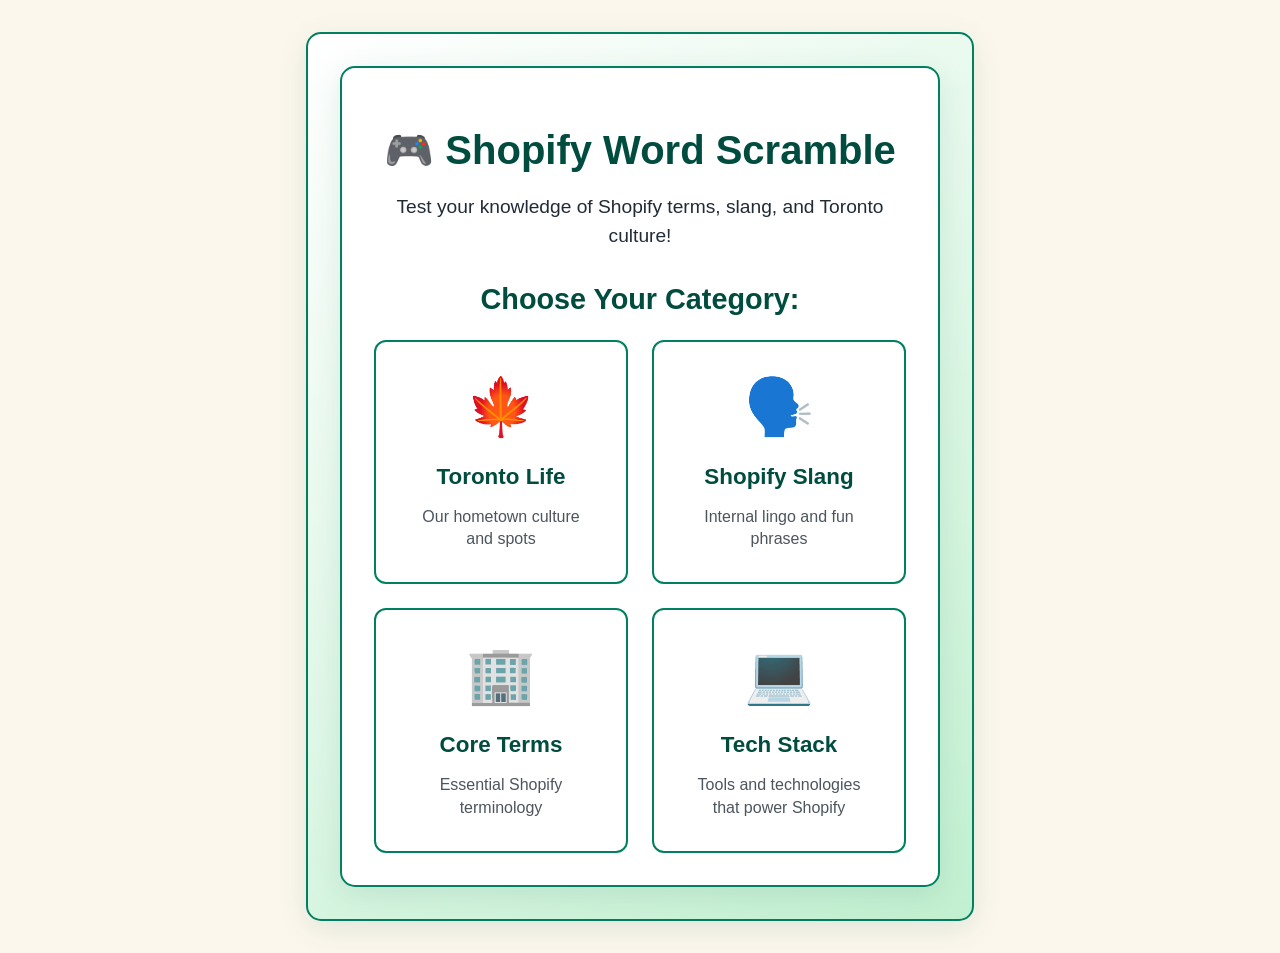
<file: index.html>
<!DOCTYPE html>
<html lang="en">
<head>
    <meta charset="UTF-8">
    <meta name="viewport" content="width=device-width, initial-scale=1.0">
    <title>Shopify Word Scramble</title>
    <link rel="stylesheet" href="css/style.css">
</head>
<body>
    <div id="game-container">
        <header>
            <h1>Shopify Word Scramble</h1>
            <div id="timer">Time: <span id="time-left">60</span>s</div>
        </header>

        <main>
            <!-- Container for the word to be guessed -->
            <div id="word-container">
                <!-- Empty spaces will be generated here by JavaScript -->
            </div>

            <!-- Container for scrambled letters -->
            <div id="letter-bank">
                <!-- Scrambled letters will be generated here by JavaScript -->
            </div>

            <button id="submit-btn" disabled>Submit Answer</button>
        </main>
    </div>

    <!-- Celebration Overlay -->
    <div class="overlay" id="celebration-overlay">
        <div class="overlay-content"></div>
    </div>

    <!-- Wrong Answer Overlay -->
    <div class="overlay" id="wrong-overlay">
        <div class="overlay-content"></div>
    </div>

    <!-- Timeout Overlay -->
    <div class="overlay" id="timeout-overlay">
        <div class="overlay-content"></div>
    </div>

    <!-- Hint Overlay -->
    <div class="overlay" id="hint-overlay">
        <div class="overlay-content"></div>
    </div>
    
    <script src="js/game.js"></script>
</body>
</html>
</file>
<file: css/style.css>
/* Base Variables */
:root {
    --shopify-green: #004C3F;
    --shopify-light-green: #008060;
    --shopify-lighter-green: #C1F0D0;
    --shopify-background: #FBF7ED;
    --shopify-text: #212B36;
    --danger-color: #de3618;
    
    /* Animation timings */
    --transition-speed: 0.3s;
    --animation-speed: 0.5s;
}

/* Base Animations */
@keyframes slideIn {
    from { 
        opacity: 0;
        transform: translateY(-10px);
    }
    to {
        opacity: 1;
        transform: translateY(0);
    }
}

@keyframes shake {
    0%, 100% { transform: translateX(0); }
    10%, 30%, 50%, 70%, 90% { transform: translateX(-5px); }
    20%, 40%, 60%, 80% { transform: translateX(5px); }
}

@keyframes pulse {
    0% { transform: scale(1); }
    50% { transform: scale(1.05); }
    100% { transform: scale(1); }
}

@keyframes popIn {
    0% { transform: scale(0.5); opacity: 0; }
    70% { transform: scale(1.1); }
    100% { transform: scale(1); opacity: 1; }
}

@keyframes bounceIn {
    0% { transform: scale(0.3); opacity: 0; }
    50% { transform: scale(1.1); }
    70% { transform: scale(0.9); }
    100% { transform: scale(1); opacity: 1; }
}

@keyframes confetti {
    0% { transform: translateY(0) rotate(0); opacity: 1; }
    100% { transform: translateY(100vh) rotate(720deg); opacity: 0; }
}

/* Base Layout */
body {
    margin: 0;
    padding: 2rem;
    display: flex;
    justify-content: center;
    align-items: center;
    min-height: 100vh;
    background-color: var(--shopify-background);
    font-family: Arial, sans-serif;
    color: var(--shopify-text);
    box-sizing: border-box;
}

/* Welcome Screen */
.welcome-screen {
    text-align: center;
    padding: 2rem;
    max-width: 800px;
    margin: 0 auto;
    background: white;
    border-radius: 15px;
    box-shadow: 0 8px 30px rgba(0, 76, 63, 0.1);
    border: 2px solid var(--shopify-light-green);
}

.welcome-screen h1 {
    color: var(--shopify-green);
    font-size: 2.5rem;
    margin-bottom: 1rem;
    text-shadow: none;
}

.welcome-screen p {
    color: var(--shopify-text);
    font-size: 1.2rem;
    margin-bottom: 2rem;
    line-height: 1.5;
}

.category-selection h2 {
    color: var(--shopify-green);
    margin-bottom: 1.5rem;
    font-size: 1.8rem;
}

.category-buttons {
    display: grid;
    gap: 1.5rem;
    grid-template-columns: repeat(auto-fit, minmax(300px, 1fr));
    max-width: 800px;
    margin: 0 auto;
}

.category-btn {
    background: white;
    border: 2px solid var(--shopify-light-green);
    border-radius: 12px;
    padding: 2rem;
    cursor: pointer;
    transition: all 0.3s ease;
    display: flex;
    flex-direction: column;
    align-items: center;
    gap: 1rem;
    text-align: center;
    min-height: 200px;
}

.category-btn:hover {
    transform: translateY(-2px);
    box-shadow: 0 4px 12px rgba(0, 76, 63, 0.1);
    border-color: var(--shopify-green);
    background: var(--shopify-lighter-green);
}

.category-icon {
    font-size: 3.5rem;
    margin-bottom: 0.5rem;
}

.category-name {
    font-size: 1.4rem;
    font-weight: bold;
    color: var(--shopify-green);
}

.category-desc {
    font-size: 1rem;
    color: var(--shopify-text);
    opacity: 0.8;
    line-height: 1.4;
}

/* Game Container */
#game-container {
    background: linear-gradient(145deg, #ffffff, var(--shopify-lighter-green));
    padding: 2rem;
    border-radius: 15px;
    box-shadow: 0 8px 30px rgba(0, 76, 63, 0.1);
    width: 90%;
    max-width: 600px;
    text-align: center;
    border: 2px solid var(--shopify-light-green);
}

/* Header Styles */
header {
    margin: -2rem -2rem 2rem -2rem;
    padding: 1.5rem;
    background-color: var(--shopify-green);
    border-radius: 13px 13px 0 0;
    display: flex;
    flex-direction: column;
    align-items: center;
    gap: 0.5rem;
}

h1 {
    color: white;
    margin-bottom: 1rem;
    text-shadow: 2px 2px 4px rgba(0, 0, 0, 0.2);
}

#timer {
    font-size: 1.2rem;
    color: white;
    font-weight: bold;
    background-color: var(--shopify-light-green);
    display: inline-block;
    padding: 0.5rem 1.5rem;
    border-radius: 25px;
    box-shadow: 0 2px 4px rgba(0, 0, 0, 0.1);
}

/* Game Area Components */
#word-container, #letter-bank {
    display: flex;
    justify-content: center;
    gap: 0.5rem;
    margin: 2rem 0;
    padding: 1.5rem;
    border-radius: 10px;
    min-height: 60px;
    box-shadow: inset 0 2px 8px rgba(0, 76, 63, 0.1);
    border: 2px solid var(--shopify-light-green);
}

#word-container {
    background-color: white;
    flex-wrap: nowrap;
}

#letter-bank {
    background-color: var(--shopify-lighter-green);
    flex-wrap: wrap;
}

/* Letter Components */
.letter-tile, .letter-space {
    width: 40px;
    height: 40px;
    border-radius: 8px;
    display: flex;
    justify-content: center;
    align-items: center;
    font-size: 1.5rem;
    font-weight: bold;
    transition: all var(--transition-speed) ease;
}

.letter-tile {
    background: linear-gradient(145deg, var(--shopify-light-green), var(--shopify-green));
    border: 2px solid var(--shopify-green);
    color: white;
    cursor: move;
    user-select: none;
    box-shadow: 0 4px 6px rgba(0, 0, 0, 0.1);
    touch-action: none;
}

.letter-tile:hover:not(.dragging) {
    transform: scale(1.1);
    box-shadow: 0 6px 12px rgba(0, 0, 0, 0.15);
    background: linear-gradient(145deg, var(--shopify-green), var(--shopify-light-green));
}

.letter-space {
    border: 2px dashed var(--shopify-light-green);
    background-color: white;
    box-shadow: inset 0 2px 4px rgba(0, 76, 63, 0.1);
}

.letter-space.drag-over {
    transform: scale(1.05);
    background: var(--shopify-lighter-green);
    border-style: solid;
    border-color: var(--shopify-green);
    box-shadow: 0 2px 8px rgba(0, 76, 63, 0.2);
}

.letter-space.filled {
    cursor: grab;
    border-style: solid;
    background: linear-gradient(145deg, var(--shopify-light-green), var(--shopify-green));
    color: white;
}

.letter-space.filled:hover {
    transform: scale(1.05);
    box-shadow: 0 2px 8px rgba(0, 76, 63, 0.2);
}

/* Dragging States */
.dragging {
    opacity: 0.5;
    cursor: grabbing;
}

.letter-tile.dragging {
    transform: scale(1.1);
}

/* Button Styles */
.game-btn {
    padding: 1rem 2rem;
    border: none;
    border-radius: 8px;
    font-size: 1.1rem;
    cursor: pointer;
    transition: all var(--transition-speed) ease;
    font-weight: bold;
    display: flex;
    flex-direction: column;
    align-items: center;
    gap: 0.3rem;
    width: 100%;
}

.game-btn:hover:not(:disabled) {
    transform: translateY(-2px);
    box-shadow: 0 4px 12px rgba(0, 76, 63, 0.2);
}

.game-btn:disabled {
    opacity: 0.5;
    cursor: not-allowed;
    transform: none;
}

.primary-btn {
    background: var(--shopify-green);
    color: white;
}

.secondary-btn {
    background: var(--shopify-lighter-green);
    color: var(--shopify-green);
}

.danger-btn {
    background: var(--danger-color);
    color: white;
}

.btn-main {
    font-weight: bold;
    font-size: 1rem;
    line-height: 1.2;
}

.btn-sub {
    font-size: 0.85rem;
    opacity: 0.8;
    line-height: 1.2;
}

/* Submit Button */
#submit-btn {
    background: var(--shopify-green);
    color: white;
    padding: 0.8rem 2rem;
    border: none;
    border-radius: 8px;
    font-size: 1.1rem;
    cursor: pointer;
    transition: all var(--transition-speed) ease;
    margin-top: 1rem;
    font-weight: 600;
}

#submit-btn:disabled {
    opacity: 0.6;
    cursor: not-allowed;
}

#submit-btn:hover:not(:disabled) {
    background: var(--shopify-light-green);
    transform: translateY(-2px);
}

#submit-btn.ready {
    animation: pulse 2s infinite;
}

/* Overlay System */
.overlay {
    position: fixed;
    top: 0;
    left: 0;
    width: 100%;
    height: 100%;
    background: rgba(0, 0, 0, 0.7);
    display: none;
    justify-content: center;
    align-items: center;
    z-index: 1000;
    opacity: 0;
    transition: all var(--transition-speed) ease;
}

.overlay.show {
    opacity: 1;
    display: flex;
}

.overlay-content {
    background: white;
    padding: 2rem;
    border-radius: 12px;
    text-align: center;
    max-width: 90%;
    width: 400px;
    box-shadow: 0 4px 12px rgba(0, 0, 0, 0.15);
}

/* Message Styles */
.hint-content, .wrong-hint, .timeout-hint {
    background: var(--shopify-lighter-green);
    padding: 1.2rem;
    border-radius: 8px;
    margin: 1.5rem 0;
    color: var(--shopify-green);
    font-size: 1.1rem;
    line-height: 1.4;
    border: 2px solid var(--shopify-light-green);
    box-shadow: 0 2px 8px rgba(0, 76, 63, 0.1);
    animation: slideIn var(--animation-speed) ease;
}

/* Time Warning */
.time-warning-banner {
    position: fixed;
    top: 20px;
    left: 50%;
    transform: translateX(-50%) translateY(-100%);
    background: var(--danger-color);
    color: white;
    padding: 1rem 2rem;
    border-radius: 8px;
    font-size: 1.2rem;
    font-weight: bold;
    display: flex;
    align-items: center;
    gap: 0.5rem;
    box-shadow: 0 4px 12px rgba(222, 54, 24, 0.3);
    z-index: 1000;
    opacity: 0;
    transition: all var(--transition-speed) ease;
}

.time-warning-banner.show {
    transform: translateX(-50%) translateY(0);
    opacity: 1;
}

/* Score Display */
.score-info {
    background: var(--shopify-lighter-green);
    padding: 0.5rem 1rem;
    border-radius: 25px;
    display: flex;
    gap: 1.5rem;
    justify-content: center;
    color: var(--shopify-green);
    font-weight: bold;
    margin-top: 0.5rem;
}

.score-info span {
    font-size: 1.1rem;
}

#current-score, #words-completed {
    color: var(--shopify-light-green);
    font-size: 1.2rem;
}

/* Success Messages */
.success-message {
    display: flex;
    flex-direction: column;
    gap: 1.5rem;
    align-items: center;
}

.word-reveal {
    font-size: 2rem;
    font-weight: bold;
    color: var(--shopify-green);
    text-transform: uppercase;
    letter-spacing: 2px;
    animation: popIn var(--animation-speed) ease;
}

.quirky-message {
    font-size: 1.2rem;
    color: var(--shopify-light-green);
    line-height: 1.4;
    max-width: 300px;
    animation: slideIn var(--animation-speed) ease 0.2s both;
}

.points-earned {
    font-size: 1.5rem;
    font-weight: bold;
    color: var(--shopify-green);
    background: var(--shopify-lighter-green);
    padding: 0.5rem 1.5rem;
    border-radius: 25px;
    animation: bounceIn var(--animation-speed) ease 0.4s both;
}

/* Accessibility */
.sr-only {
    position: absolute;
    width: 1px;
    height: 1px;
    padding: 0;
    margin: -1px;
    overflow: hidden;
    clip: rect(0, 0, 0, 0);
    white-space: nowrap;
    border: 0;
}

*:focus-visible {
    outline: 3px solid var(--shopify-green);
    outline-offset: 2px;
}

/* Media Queries */
@media (prefers-contrast: high) {
    :root {
        --shopify-green: #003D32;
        --shopify-light-green: #006B4F;
        --shopify-lighter-green: #B1E5C2;
    }

    .letter-tile, .letter-space {
        border-width: 3px;
    }
}

@media (prefers-reduced-motion: reduce) {
    * {
        animation: none !important;
        transition: none !important;
    }
}
</file>
